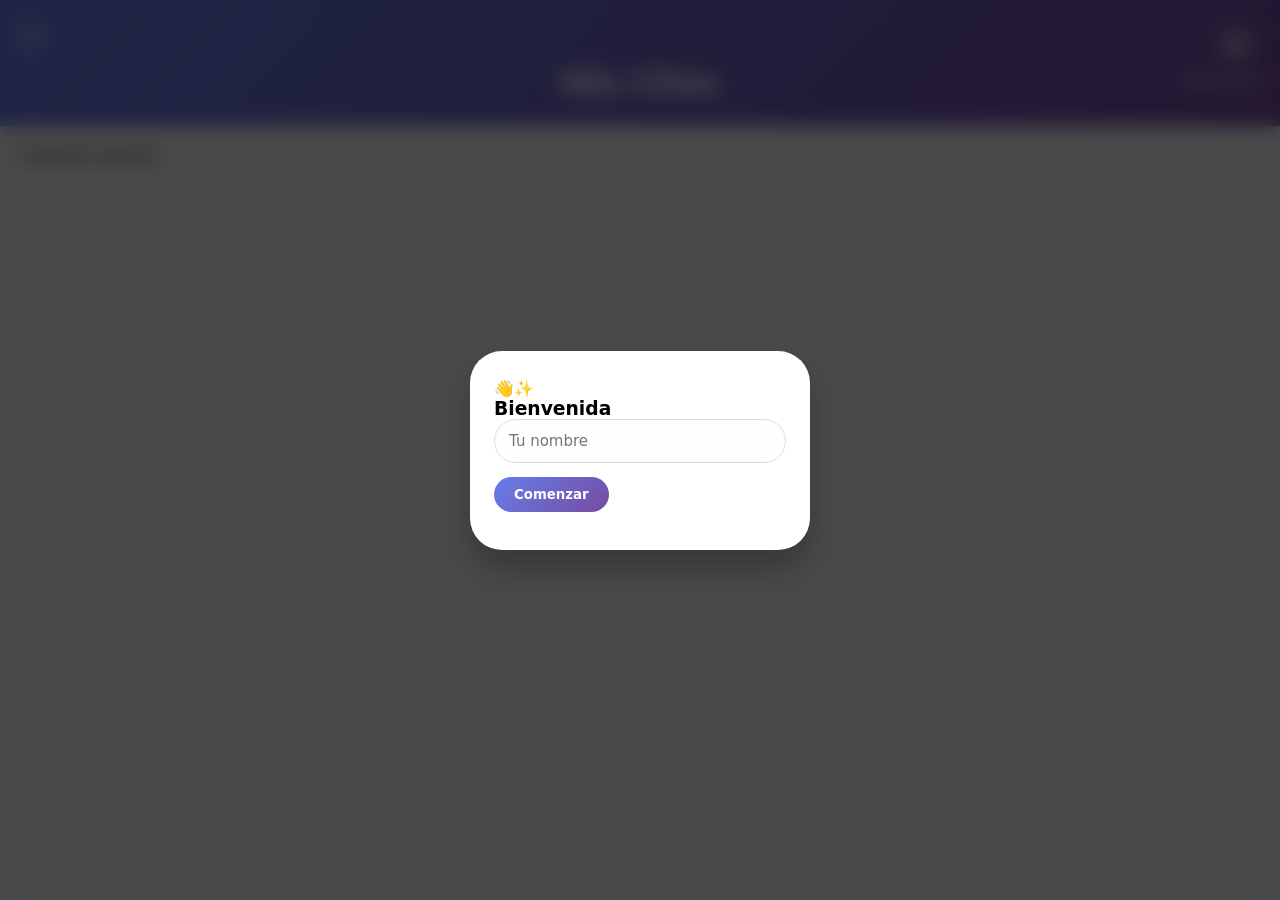
<file: index.html>
<!DOCTYPE html>
<html lang="es">
<head>
  <meta charset="UTF-8">
  <meta name="viewport" content="width=device-width, initial-scale=1.0, viewport-fit=cover">
  <title>Mis Citas</title>
  <meta name="description" content="Agenda de citas simple">
  <meta name="theme-color" content="#7b6cf6">
  <meta name="apple-mobile-web-app-capable" content="yes">
  <meta name="apple-mobile-web-app-status-bar-style" content="black-translucent">
  <meta name="apple-mobile-web-app-title" content="Mis Citas">
  <link rel="manifest" href="manifest.json">
  <link rel="apple-touch-icon" href="assets/icons/icon-192.png">
  <link rel="stylesheet" href="assets/css/style.css">
</head>
<body>
  <div class="phone" id="appContainer">
    <div class="header" id="appHeader">
      <div class="menu-icon" id="menuIcon">☰</div>
      <div class="add-area" id="openAddBtn">
        <div class="add-circle">+</div>
        <div class="add-label">Nueva cita</div>
      </div>
      <div class="title">Mis Citas</div>
      <div class="user-greeting" id="userGreeting"></div>
    </div>

    <!-- Menu Panel -->
    <div id="menuPanel" class="menu-panel">
      <div class="menu-overlay" id="menuOverlay"></div>
      <div class="menu-content">
        <div class="menu-header">
          <h3>Menú</h3>
          <button id="closeMenuBtn" class="close-menu">✕</button>
        </div>
        <div class="menu-item" id="themeOption">
          <span>🌓 App oscuro/claro</span>
          <label class="switch">
            <input type="checkbox" id="themeToggle">
            <span class="slider"></span>
          </label>
        </div>
     
       <div class="menu-item" id="calendarOption">
       <span>🗓️ Calendario</span>
       <span class="arrow-right">›</span>
       </div>

<!-- NEW: Privacy Policy option -->
  <div class="menu-item" id="privacyOption">
    <span>🔒 Política de Privacidad</span>
    <span class="arrow-right">›</span>
  </div>



      </div>
    </div>

    <div class="content" id="appointmentsList">
      <div class="loader-placeholder">Cargando agenda...</div>
    </div>
  </div>

  <!-- MODAL: Name (first run) -->
  <div id="nameModal" class="modal-overlay">
    <div class="modal-card">
      <div class="modal-icon">👋✨</div>
      <h3>Bienvenida</h3>
      <input type="text" id="userName" placeholder="Tu nombre" autocomplete="off">
      <div class="modal-buttons">
        <button id="saveNameBtn" class="save-btn">Comenzar</button>
      </div>
      <div class="error-msg" id="nameError"></div>
    </div>
  </div>

  <!-- MODAL: Appointment form -->
  <div id="appointmentModal" class="modal-overlay" style="display: none;">
    <div class="modal-card">
      <h3 id="appModalTitle">➕ Nueva cita</h3>
      <input type="text" id="appTitle" placeholder="Motivo De Cita *" autocomplete="off">
      <input type="text" id="appDoctor" placeholder="Lugar" autocomplete="off">
      <textarea id="appNotes" rows="3" placeholder="apuntes (opcional)"></textarea>
      <input type="date" id="appDate" lang="es">
      <input type="time" id="appTime">
      <div class="modal-buttons">
        <button id="modalCancelBtn" class="cancel-btn">Cancelar</button>
        <button id="modalSaveBtn" class="save-btn">Guardar cita</button>
      </div>
    </div>
  </div>

<!-- MODAL: Calendar -->
<div id="calendarModal" class="modal-overlay" style="display: none;">
  <div class="modal-card calendar-modal">
    <div class="calendar-header">
      <button id="prevMonthBtn" class="calendar-nav">‹</button>
      <h3 id="calendarMonthYear"></h3>
      <button id="nextMonthBtn" class="calendar-nav">›</button>
      <button id="closeCalendarBtn" class="close-calendar">✕</button>
    </div>
    <div class="calendar-weekdays">
      <span>Lun</span><span>Mar</span><span>Mié</span><span>Jue</span><span>Vie</span><span>Sáb</span><span>Dom</span>
    </div>
    <div id="calendarDaysGrid" class="calendar-days"></div>
  </div>
</div>

<!-- MODAL: View Appointment (read only) -->
<div id="viewAppointmentModal" class="modal-overlay" style="display: none;">
  <div class="modal-card view-modal">
    <button id="closeViewModalBtn" class="close-view-modal">✕</button>
    <div class="view-icon">📋</div>
    <h3 id="viewTitle"></h3>
    <div class="view-details">
      <div class="view-row">🗓️ <span id="viewDate"></span></div>
      <div class="view-row">⏰ <span id="viewTime"></span></div>
      <div class="view-row">📍 <span id="viewDoctor"></span></div>
      <div class="view-row notes-row">📝 <span id="viewNotes"></span></div>
    </div>
    <div class="modal-buttons">
      <button id="editFromViewBtn" class="save-btn">✏️ Editar</button>
      <button id="closeViewBtn" class="cancel-btn">Cerrar</button>
    </div>
  </div>
</div>

  <script src="assets/js/app.js"></script>
</body>
</html>
</file>
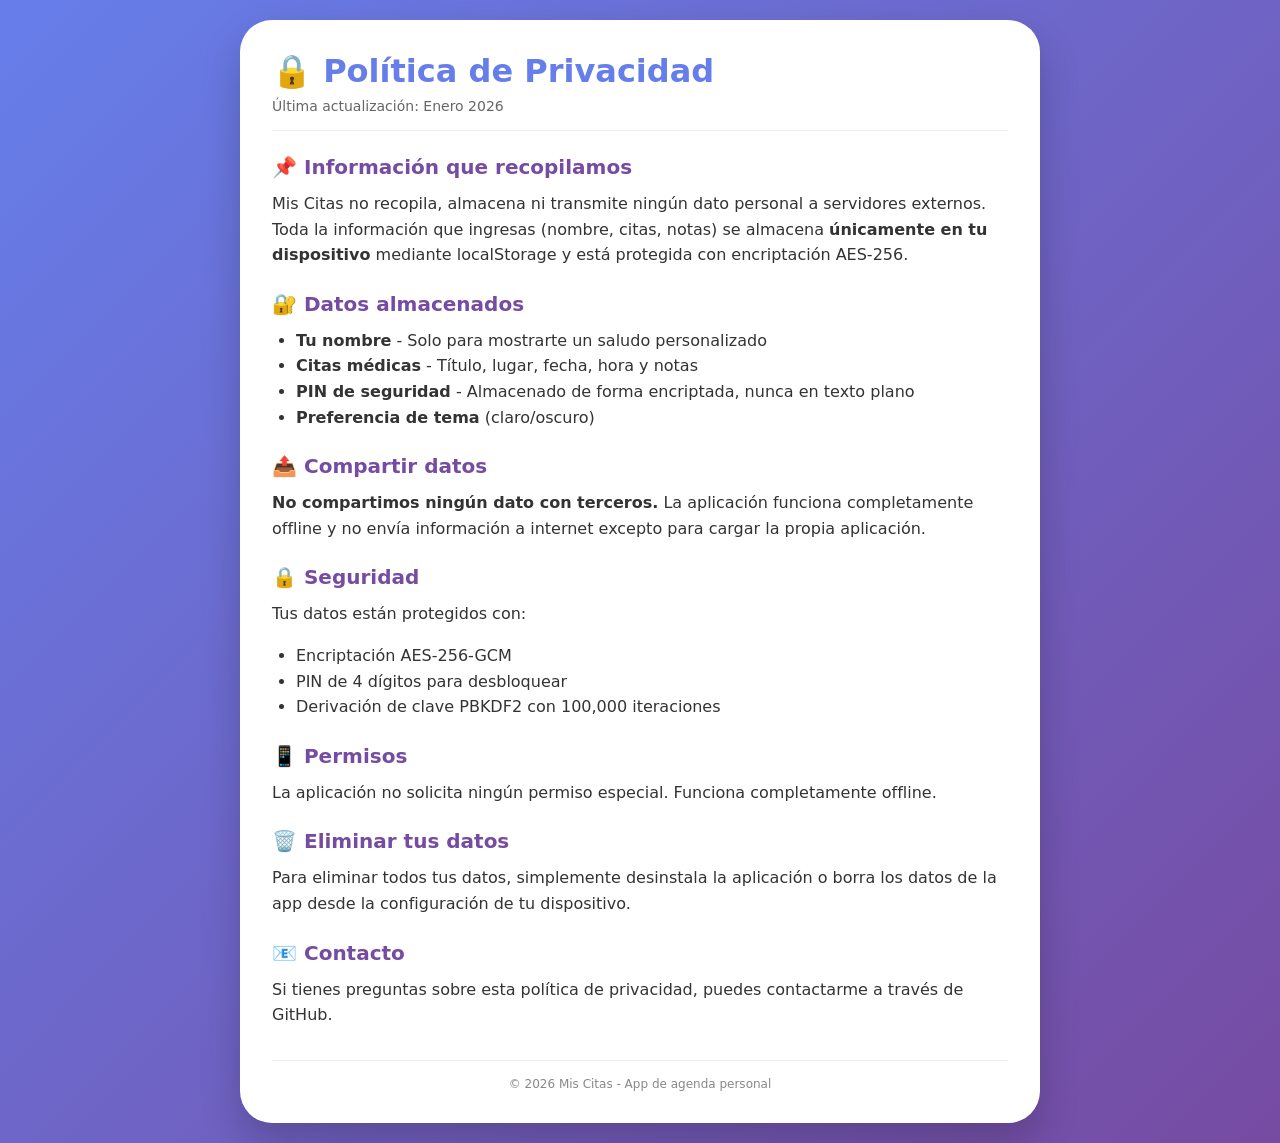
<file: privacy.html>
<!DOCTYPE html>
<html lang="es">
<head>
  <meta charset="UTF-8">
  <meta name="viewport" content="width=device-width, initial-scale=1.0">
  <title>Política de Privacidad - Mis Citas</title>
  <style>
    * {
      margin: 0;
      padding: 0;
      box-sizing: border-box;
    }
    body {
      font-family: system-ui, -apple-system, 'Segoe UI', Roboto, sans-serif;
      background: linear-gradient(135deg, #667eea 0%, #764ba2 100%);
      min-height: 100vh;
      padding: 20px;
    }
    .container {
      max-width: 800px;
      margin: 0 auto;
      background: white;
      border-radius: 32px;
      padding: 32px;
      box-shadow: 0 20px 40px rgba(0,0,0,0.2);
    }
    h1 {
      color: #667eea;
      margin-bottom: 8px;
    }
    .last-updated {
      color: #666;
      font-size: 14px;
      margin-bottom: 24px;
      padding-bottom: 16px;
      border-bottom: 1px solid #eee;
    }
    h2 {
      color: #764ba2;
      margin: 24px 0 12px 0;
      font-size: 20px;
    }
    p {
      color: #333;
      line-height: 1.6;
      margin-bottom: 16px;
    }
    ul {
      margin: 12px 0 16px 24px;
      color: #333;
      line-height: 1.6;
    }
    .footer {
      margin-top: 32px;
      padding-top: 16px;
      border-top: 1px solid #eee;
      text-align: center;
      color: #888;
      font-size: 12px;
    }
    @media (max-width: 600px) {
      .container {
        padding: 20px;
      }
      h1 {
        font-size: 24px;
      }
    }
  </style>
</head>
<body>
  <div class="container">
    <h1>🔒 Política de Privacidad</h1>
    <div class="last-updated">Última actualización: Enero 2026</div>

    <h2>📌 Información que recopilamos</h2>
    <p>Mis Citas no recopila, almacena ni transmite ningún dato personal a servidores externos. Toda la información que ingresas (nombre, citas, notas) se almacena <strong>únicamente en tu dispositivo</strong> mediante localStorage y está protegida con encriptación AES-256.</p>

    <h2>🔐 Datos almacenados</h2>
    <ul>
      <li><strong>Tu nombre</strong> - Solo para mostrarte un saludo personalizado</li>
      <li><strong>Citas médicas</strong> - Título, lugar, fecha, hora y notas</li>
      <li><strong>PIN de seguridad</strong> - Almacenado de forma encriptada, nunca en texto plano</li>
      <li><strong>Preferencia de tema</strong> (claro/oscuro)</li>
    </ul>

    <h2>📤 Compartir datos</h2>
    <p><strong>No compartimos ningún dato con terceros.</strong> La aplicación funciona completamente offline y no envía información a internet excepto para cargar la propia aplicación.</p>

    <h2>🔒 Seguridad</h2>
    <p>Tus datos están protegidos con:</p>
    <ul>
      <li>Encriptación AES-256-GCM</li>
      <li>PIN de 4 dígitos para desbloquear</li>
      <li>Derivación de clave PBKDF2 con 100,000 iteraciones</li>
    </ul>

    <h2>📱 Permisos</h2>
    <p>La aplicación no solicita ningún permiso especial. Funciona completamente offline.</p>

    <h2>🗑️ Eliminar tus datos</h2>
    <p>Para eliminar todos tus datos, simplemente desinstala la aplicación o borra los datos de la app desde la configuración de tu dispositivo.</p>

    <h2>📧 Contacto</h2>
    <p>Si tienes preguntas sobre esta política de privacidad, puedes contactarme a través de GitHub.</p>

    <div class="footer">
      © 2026 Mis Citas - App de agenda personal
    </div>
  </div>
</body>
</html>
</file>
<file: assets/css/style.css>
* {
  margin: 0;
  padding: 0;
  box-sizing: border-box;
  font-family: system-ui, 'Segoe UI', 'Roboto', sans-serif;
}

/* Light mode (default) */
body {
  background: linear-gradient(135deg, #667eea 0%, #764ba2 100%);
  min-height: 100vh;
  margin: 0;
  padding: 0;
  transition: all 0.3s ease;
}

body.dark-mode {
  background: linear-gradient(135deg, #1a1a2e 0%, #16213e 100%);
}

.phone {
  width: 100%;
  background: #f8f9fc;
  overflow-y: auto;
  overflow-x: hidden;
  min-height: 100vh;
  display: flex;
  flex-direction: column;
  position: relative;
  transition: all 0.3s ease;
}

body.dark-mode .phone {
  background: #1e1e2e;
}

.header {
  background: linear-gradient(135deg, #667eea 0%, #764ba2 100%);
  padding: 22px 20px 18px 20px;
  position: relative;
  transition: all 0.3s ease;
}

body.dark-mode .header {
  background: linear-gradient(135deg, #2d3561 0%, #4a2b6e 100%);
}

.menu-icon {
  font-size: 26px;
  cursor: pointer;
  width: 32px;
  color: white;
  transition: transform 0.2s;
}

.menu-icon:active {
  transform: scale(0.9);
}

/* Menu Panel */
.menu-panel {
  position: fixed;
  top: 0;
  left: -100%;
  width: 100%;
  height: 100%;
  z-index: 2000;
  transition: left 0.3s ease;
}

.menu-panel.open {
  left: 0;
}

.menu-overlay {
  position: absolute;
  top: 0;
  left: 0;
  width: 100%;
  height: 100%;
  background: rgba(0, 0, 0, 0.5);
}

.menu-content {
  position: absolute;
  top: 0;
  left: 0;
  width: 280px;
  height: 100%;
  background: white;
  padding: 20px;
  box-shadow: 2px 0 10px rgba(0, 0, 0, 0.1);
}

body.dark-mode .menu-content {
  background: #2d2d44;
  color: white;
}

.menu-header {
  display: flex;
  justify-content: space-between;
  align-items: center;
  margin-bottom: 30px;
  padding-bottom: 15px;
  border-bottom: 1px solid #eee;
}

body.dark-mode .menu-header {
  border-bottom-color: #444;
}

.close-menu {
  background: none;
  border: none;
  font-size: 24px;
  cursor: pointer;
  color: #666;
}

.menu-item {
  display: flex;
  justify-content: space-between;
  align-items: center;
  padding: 15px 0;
  font-size: 16px;
}

/* Toggle Switch */
.switch {
  position: relative;
  display: inline-block;
  width: 50px;
  height: 24px;
}

.switch input {
  opacity: 0;
  width: 0;
  height: 0;
}

.slider {
  position: absolute;
  cursor: pointer;
  top: 0;
  left: 0;
  right: 0;
  bottom: 0;
  background-color: #ccc;
  transition: 0.3s;
  border-radius: 24px;
}

.slider:before {
  position: absolute;
  content: "";
  height: 18px;
  width: 18px;
  left: 3px;
  bottom: 3px;
  background-color: white;
  transition: 0.3s;
  border-radius: 50%;
}

input:checked + .slider {
  background-color: #667eea;
}

input:checked + .slider:before {
  transform: translateX(26px);
}

.add-area {
  position: absolute;
  right: 20px;
  top: 20px;
  text-align: center;
  cursor: pointer;
  transition: transform 0.1s ease;
}

.add-area:active {
  transform: scale(0.96);
}

.add-circle {
  width: 48px;
  height: 48px;
  background: rgba(255, 255, 255, 0.2);
  backdrop-filter: blur(10px);
  color: white;
  border-radius: 50%;
  display: flex;
  align-items: center;
  justify-content: center;
  font-size: 30px;
  margin-left: auto;
  margin-bottom: 6px;
  box-shadow: 0 4px 15px rgba(0, 0, 0, 0.2);
}

.add-label {
  font-size: 12px;
  font-weight: 600;
  color: white;
  letter-spacing: 0.3px;
}

.title {
  text-align: center;
  font-size: 32px;
  font-weight: 800;
  margin-top: 12px;
  color: white;
  letter-spacing: -0.5px;
}

.user-greeting {
  text-align: center;
  font-size: 13px;
  color: rgba(255, 255, 255, 0.9);
  margin-top: 6px;
  font-weight: 500;
}

.content {
  flex: 1;
  padding: 20px 16px 24px;
  overflow-y: auto;
}

.section-header {
  display: flex;
  justify-content: space-between;
  align-items: baseline;
  margin-bottom: 14px;
}

.section-title {
  font-size: 19px;
  font-weight: 700;
  color: #1e2a47;
}

body.dark-mode .section-title {
  color: #ddd;
}

.badge-count {
  background: linear-gradient(135deg, #667eea 0%, #764ba2 100%);
  padding: 4px 10px;
  border-radius: 40px;
  font-size: 13px;
  font-weight: 500;
  color: white;
}

.card {
  border-radius: 20px;
  padding: 16px;
  margin-bottom: 18px;
  background: white;
  transition: all 0.3s ease;
  box-shadow: 0 4px 15px rgba(0, 0, 0, 0.08);
  border: 1px solid rgba(102, 126, 234, 0.1);
}

body.dark-mode .card {
  background: #2d2d44;
  border-color: rgba(255, 255, 255, 0.05);
}

.card:hover {
  transform: translateY(-2px);
  box-shadow: 0 8px 25px rgba(0, 0, 0, 0.15);
}

.card.green {
  background: linear-gradient(135deg, #e8f5e9 0%, #c8e6c9 100%);
}

body.dark-mode .card.green {
  background: linear-gradient(135deg, #1b3a2a 0%, #0d2e1f 100%);
}

.card.yellow {
  background: linear-gradient(135deg, #fff9c4 0%, #fff59d 100%);
}

body.dark-mode .card.yellow {
  background: linear-gradient(135deg, #4a3a1a 0%, #3a2a10 100%);
}

.card.blue {
  background: linear-gradient(135deg, #e3f2fd 0%, #bbdef5 100%);
}

body.dark-mode .card.blue {
  background: linear-gradient(135deg, #1a2a4a 0%, #0e1a35 100%);
}

.card-row {
  display: flex;
  align-items: center;
  gap: 14px;
}

.icon {
  width: 54px;
  height: 54px;
  border-radius: 18px;
  background: rgba(255, 255, 255, 0.5);
  display: flex;
  align-items: center;
  justify-content: center;
  font-size: 28px;
}

.details {
  flex: 1;
}

.date {
  font-weight: 800;
  font-size: 15px;
  color: #1a2342;
  margin-bottom: 4px;
}

body.dark-mode .date {
  color: #ddd;
}

.time {
  font-size: 13px;
  color: #666;
  margin-bottom: 6px;
}

body.dark-mode .time {
  color: #aaa;
}

.doctor {
  font-size: 14px;
  font-weight: 600;
  color: #1f2a46;
}

body.dark-mode .doctor {
  color: #ccc;
}

.notes {
  font-size: 12px;
  color: #6f7c9b;
  margin-top: 4px;
  font-style: italic;
}

body.dark-mode .notes {
  color: #8e9eae;
}

.card-title {
  font-weight: bold;
  margin-top: 8px;
  font-size: 16px;
  color: #1a2342;
}

body.dark-mode .card-title {
  color: #fff;
}

.card-actions {
  display: flex;
  gap: 12px;
  align-items: center;
}

.arrow-btn, .delete-icon {
  width: 36px;
  height: 36px;
  background: white;
  border-radius: 50%;
  display: flex;
  align-items: center;
  justify-content: center;
  font-size: 18px;
  cursor: pointer;
  transition: all 0.2s;
  box-shadow: 0 2px 8px rgba(0, 0, 0, 0.1);
}

body.dark-mode .arrow-btn, 
body.dark-mode .delete-icon {
  background: #3d3d5e;
}

.arrow-btn:active, .delete-icon:active {
  transform: scale(0.9);
}

.edit-btn-colored {
  color: #667eea !important;
}

.delete-btn-colored {
  color: #ff6b6b !important;
}

.empty-state {
  text-align: center;
  padding: 60px 20px;
  background: rgba(255, 255, 255, 0.5);
  border-radius: 40px;
  backdrop-filter: blur(10px);
}

body.dark-mode .empty-state {
  background: rgba(255, 255, 255, 0.05);
}

.empty-emoji {
  font-size: 62px;
  margin-bottom: 12px;
}

.past-section {
  margin-top: 28px;
  opacity: 0.7;
}

.past-section .section-title {
  font-size: 16px;
  color: #8e9eae;
}

/* Modal Styles */
.modal-overlay {
  position: fixed;
  top: 0;
  left: 0;
  right: 0;
  bottom: 0;
  background: rgba(0, 0, 0, 0.7);
  backdrop-filter: blur(10px);
  display: flex;
  align-items: center;
  justify-content: center;
  z-index: 1000;
}

.modal-card {
  background: white;
  width: 340px;
  max-width: 85%;
  border-radius: 32px;
  padding: 28px 24px;
  box-shadow: 0 20px 40px rgba(0, 0, 0, 0.3);
}

body.dark-mode .modal-card {
  background: #2d2d44;
  color: white;
}

.modal-card input,
.modal-card textarea {
  width: 100%;
  padding: 12px 14px;
  margin-bottom: 14px;
  border: 1px solid #ddd;
  border-radius: 30px;
  font-size: 15px;
  background: #fefefe;
}

body.dark-mode .modal-card input,
body.dark-mode .modal-card textarea {
  background: #3d3d5e;
  border-color: #555;
  color: white;
}

.modal-buttons button {
  padding: 10px 20px;
  border-radius: 40px;
  border: none;
  font-weight: 600;
  cursor: pointer;
}

.save-btn {
  background: linear-gradient(135deg, #667eea 0%, #764ba2 100%);
  color: white;
}

.cancel-btn {
  background: #eef2f9;
  color: #2c3e66;
}

body.dark-mode .cancel-btn {
  background: #3d3d5e;
  color: white;
}

.error-msg {
  color: #ff6b6b;
  font-size: 12px;
  margin-top: 10px;
  text-align: center;
}

@media (max-width: 450px) {
  body {
    padding: 0;
  }
}

/* Urgency colors */
.card.red {
  background: linear-gradient(135deg, #ffebee 0%, #ffcdd2 100%);
  border-left: 5px solid #f44336;
}

body.dark-mode .card.red {
  background: linear-gradient(135deg, #4a1a1a 0%, #3a1010 100%);
  border-left: 5px solid #f44336;
}

.card.orange {
  background: linear-gradient(135deg, #fff3e0 0%, #ffe0b2 100%);
  border-left: 5px solid #ff9800;
}

body.dark-mode .card.orange {
  background: linear-gradient(135deg, #4a301a 0%, #3a2010 100%);
  border-left: 5px solid #ff9800;
}

.card.yellow {
  background: linear-gradient(135deg, #fffde7 0%, #fff9c4 100%);
  border-left: 5px solid #ffc107;
}

body.dark-mode .card.yellow {
  background: linear-gradient(135deg, #4a3a1a 0%, #3a2a10 100%);
  border-left: 5px solid #ffc107;
}

.card.green {
  background: linear-gradient(135deg, #e8f5e9 0%, #c8e6c9 100%);
  border-left: 5px solid #4caf50;
}

body.dark-mode .card.green {
  background: linear-gradient(135deg, #1a3a2a 0%, #0e2e1f 100%);
  border-left: 5px solid #4caf50;
}

.card.blue {
  background: linear-gradient(135deg, #e3f2fd 0%, #bbdef5 100%);
  border-left: 5px solid #2196f3;
}

body.dark-mode .card.blue {
  background: linear-gradient(135deg, #1a2a4a 0%, #0e1a35 100%);
  border-left: 5px solid #2196f3;
}

.card.gray {
  background: linear-gradient(135deg, #f5f5f5 0%, #e0e0e0 100%);
  border-left: 5px solid #9e9e9e;
}

body.dark-mode .card.gray {
  background: linear-gradient(135deg, #2a2a2a 0%, #1a1a1a 100%);
  border-left: 5px solid #9e9e9e;
}


/* Calendar Styles */
.calendar-modal {
  width: 95%;
  max-width: 400px;
  padding: 20px;
}

.calendar-header {
  display: flex;
  justify-content: space-between;
  align-items: center;
  margin-bottom: 20px;
  gap: 8px;
}

.calendar-nav {
  background: none;
  border: none;
  font-size: 28px;
  cursor: pointer;
  color: #667eea;
  padding: 0 15px;
}

body.dark-mode .calendar-nav {
  color: #9b8cf7;
}

.close-calendar {
  background: none;
  border: none;
  font-size: 22px;
  cursor: pointer;
  color: #999;
  margin-left: auto;
  padding: 0 10px;
}

.calendar-weekdays {
  display: grid;
  grid-template-columns: repeat(7, 1fr);
  text-align: center;
  font-weight: 600;
  color: #667eea;
  margin-bottom: 10px;
  font-size: 13px;
}

body.dark-mode .calendar-weekdays {
  color: #9b8cf7;
}

.calendar-days {
  display: grid;
  grid-template-columns: repeat(7, 1fr);
  gap: 6px;
}

.calendar-day {
  aspect-ratio: 1 / 1;
  display: flex;
  align-items: center;
  justify-content: center;
  font-size: 14px;
  border-radius: 12px;
  cursor: pointer;
  transition: all 0.2s;
  font-weight: 500;
  position: relative;
}

/* Empty day (no appointments) */
.calendar-day.empty {
  color: #aaa;
  background: transparent;
  position: relative;
  opacity: 0.5;
}

.calendar-day.empty::after {
  content: "/";
  position: absolute;
  font-size: 20px;
  color: #ccc;
  opacity: 0.6;
}

/* Days with appointments - colored backgrounds */
.calendar-day.red {
  background: #ffebee;
  color: #c62828;
  font-weight: bold;
}

body.dark-mode .calendar-day.red {
  background: #4a1a1a;
  color: #ff8a80;
}

.calendar-day.orange {
  background: #fff3e0;
  color: #e65100;
  font-weight: bold;
}

body.dark-mode .calendar-day.orange {
  background: #4a301a;
  color: #ffb74d;
}

.calendar-day.yellow {
  background: #fffde7;
  color: #f57f17;
  font-weight: bold;
}

body.dark-mode .calendar-day.yellow {
  background: #4a3a1a;
  color: #ffe082;
}

.calendar-day.green {
  background: #e8f5e9;
  color: #2e7d32;
  font-weight: bold;
}

body.dark-mode .calendar-day.green {
  background: #1a3a2a;
  color: #a5d6a7;
}

.calendar-day.blue {
  background: #e3f2fd;
  color: #1565c0;
  font-weight: bold;
}

body.dark-mode .calendar-day.blue {
  background: #1a2a4a;
  color: #90caf9;
}

.calendar-day.gray {
  background: #f5f5f5;
  color: #757575;
  opacity: 0.6;
}

body.dark-mode .calendar-day.gray {
  background: #2a2a2a;
  color: #aaa;
}

.calendar-day:hover {
  transform: scale(1.05);
  box-shadow: 0 2px 8px rgba(0,0,0,0.15);
}

/* View Appointment Modal */
.view-modal {
  text-align: center;
}

.view-icon {
  font-size: 48px;
  margin-bottom: 10px;
}

.view-details {
  text-align: left;
  background: #f5f7fc;
  border-radius: 20px;
  padding: 16px;
  margin: 20px 0;
}

body.dark-mode .view-details {
  background: #3d3d5e;
}

.view-row {
  padding: 8px 0;
  font-size: 15px;
  border-bottom: 1px solid #eee;
  display: flex;
  gap: 10px;
}

body.dark-mode .view-row {
  border-bottom-color: #555;
}

.notes-row {
  flex-direction: column;
  gap: 6px;
}

.close-view-modal {
  position: absolute;
  top: 15px;
  right: 20px;
  background: none;
  border: none;
  font-size: 24px;
  cursor: pointer;
  color: #999;
}

#viewNotes {
  font-style: italic;
  color: #666;
  margin-top: 4px;
  display: block;
  padding-left: 24px;
}

body.dark-mode #viewNotes {
  color: #bbb;
}

.arrow-right {
  font-size: 24px;
  color: #667eea;
}
</file>
